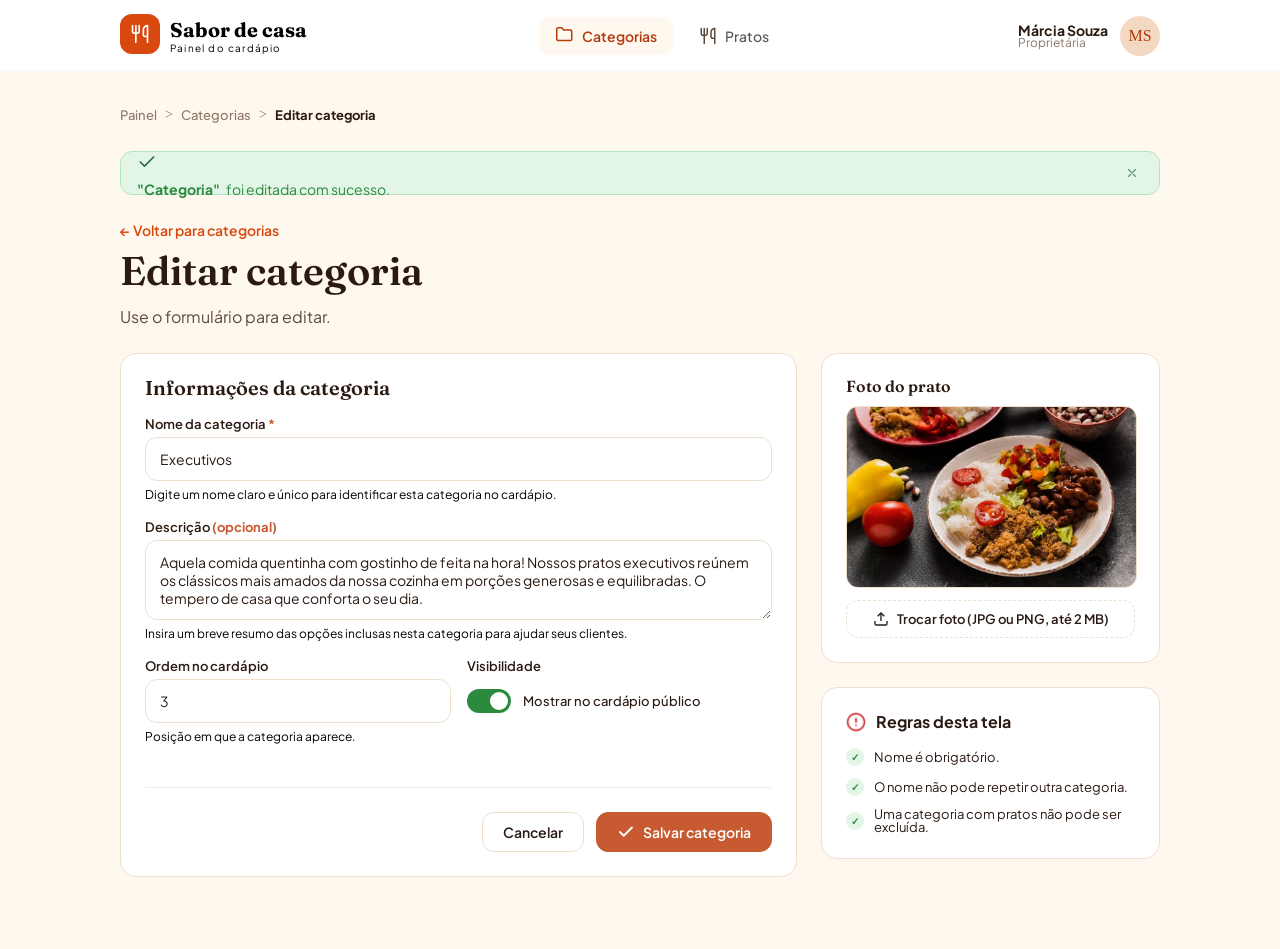
<file: editar_categoria.html>
<!DOCTYPE html>
<html lang="pt-BR">

<head>
    <meta charset="UTF-8">
    <meta name="viewport" content="width=device-width, initial-scale=1.0">
    <title>Sabor de casa</title>
    <link rel="stylesheet" href="styles/reset.css">
    <link rel="stylesheet" href="style.css">
    <link rel="preconnect" href="https://fonts.googleapis.com">
    <link rel="preconnect" href="https://fonts.gstatic.com" crossorigin>
    <link
        href="https://fonts.googleapis.com/css2?family=Fraunces:ital,opsz,wght@0,9..144,100..900;1,9..144,100..900&family=Plus+Jakarta+Sans:ital,wght@0,200..800;1,200..800&display=swap"
        rel="stylesheet">

</head>

<body>
    <header>
        <div class="header_container">
            <div class="header_cabecalho">
                <div class="header_cabecalho_logo">
                    <img class="header_cabecalho_logo_img" src="img/Frame.svg" alt="">
                </div>
                <div class="cabecalho_titulo">
                    <h1>Sabor de casa</h1>
                    <p>Painel do cardápio</p>
                </div>
            </div>

            <div class="header_navegacao">
                <nav>
                    <ul>
                        <!-- Item: Categorias-->
                        <li>
                            <a href="#" class="menu-item ativo">
                                <span class="icone"><img src="img/categorias_icon_color.png" alt=""></span>
                                <span class="texto">Categorias</span>
                            </a>
                        </li>

                        <!-- Item: Pratos-->
                        <li>
                            <a href="#" class="menu-item">
                                <span class="icone"><img src="img/utensils.svg" alt=""></span>
                                <span class="texto">Pratos</span>
                            </a>
                        </li>
                    </ul>
                </nav>
            </div>

            <div class="header_usuario">
                <div>
                    <p class="usuario_nome">Márcia Souza</p>
                    <p class="usuario_cargo">Proprietária</p>
                </div>
                <p class="usuario_foto">MS</p>
            </div>
        </div>
    </header>

    <main>
        <div class="breadcrumb">
            <p class="breadcrumb_item_inativo"><a href="#">Painel</a></p>
            <p class="breadcrumb_divisor">></p>
            <p class="breadcrumb_item_inativo"><a href="index.html">Categorias</a></p>
            <p class="breadcrumb_divisor">></p>
            <p class="breadcrumb_item_ativo">Editar categoria</p>
        </div>

        <!-- barra verde de sucesso -->
        <div id="toastSucesso" class="toast-sucesso">
            <div class="toast-conteudo">
                <svg class="toast-icone" viewBox="0 0 24 24" fill="none">
                    <path d="M20 6L9 17L4 12" stroke="#2D6A4F" stroke-width="2" stroke-linecap="round"
                        stroke-linejoin="round" />
                </svg>
                <span class="toast-mensagem">
                    <strong>"Categoria"</strong> &nbsp; foi editada com sucesso.
                </span>
            </div>

            <button class="toast-fechar" id="fecharToast" aria-label="Fechar notificação">
                <svg viewBox="0 0 24 24" fill="none">
                    <path d="M18 6L6 18M6 6L18 18" stroke="#2D6A4F" stroke-width="2" stroke-linecap="round"
                        stroke-linejoin="round" />
                </svg>
            </button>
        </div>
        <!-- fim da barra verde de sucesso -->

        <!-- inicio do cabecalho da categoria -->
        <div class="cabecalho-categoria">
            <!-- Lado Esquerdo: Voltar, Foto, Título e Badges -->
            <div class="categoria-info-wrapper">
                <div class="categoria-detalhes">
                    <div class="categoria-textos">
                        <a href="index.html" class="link-voltar">&larr; Voltar para categorias</a>
                        <h1>Editar categoria</h1>
                        <p class="subtitulo-pagina">Use o formulário para editar.</p>

                    </div>
                </div>
            </div>
        </div>
        <!-- fim do cabecalho da categoria -->

        <!-- Formulário para criar/editar categoria  -->
        <div class="categoria-layout-container">

            <!-- COLUNA ESQUERDA: Formulário de Informações da Categoria -->
            <div class="card-formulario">
                <h2>Informações da categoria</h2>

                <form>
                    <!-- Campo: Nome da Categoria -->
                    <div class="form-grupo">
                        <label for="nome-categoria">Nome da categoria <span>*</span></label>
                        <div class="input-erro-wrapper">
                            <input type="text" id="nome-categoria" placeholder="Ex: Massas, Bebidas, Sobremesas..."
                                value="Executivos">
                            <img src="img/icon_alert.png" alt="Erro" class="icone-input-erro" style="display: none;">
                        </div>
                        <small class="form-ajuda">Digite um nome claro e único para identificar esta categoria no
                            cardápio.</small>

                        <span id="mensagem-erro" class="mensagem-erro" style="display: none;">
                            <img src="img/icon_alert.png" alt="Ícone de alerta" class="icone-mensagem-erro">
                            Já existe uma categoria chamada “Massas”. Escolha outro nome.
                        </span>


                        <!-- <span class="mensagem-erro">Já existe uma categoria chamada “Massas”. Escolha outro nome.</span> -->
                    </div>

                    <!-- Campo: Descrição -->
                    <div class="form-grupo">
                        <label for="descricao-categoria">Descrição <span>(opcional)</span></label>
                        <textarea id="descricao-categoria" rows="3"
                            placeholder="Ex: Pratos preparados na hora, acompanhados de molho especial...">Aquela comida quentinha com gostinho de feita na hora! Nossos pratos executivos reúnem os clássicos mais amados da nossa cozinha em porções generosas e equilibradas. O tempero de casa que conforta o seu dia.</textarea>
                        <small class="form-ajuda">Insira um breve resumo das opções inclusas nesta categoria para ajudar
                            seus clientes.</small>
                    </div>

                    <!-- Linha Dupla: Ordem no Cardápio e Visibilidade -->
                    <div class="form-linha-dupla">
                        <div class="form-grupo">
                            <label for="ordem-cardapio">Ordem no cardápio</label>
                            <input type="number" id="ordem-cardapio" value="3">
                            <small class="form-ajuda">Posição em que a categoria aparece.</small>
                        </div>

                        <div class="form-grupo">
                            <label>Visibilidade</label>
                            <div class="toggle-container">
                                <label class="switch">
                                    <input type="checkbox" checked>
                                    <span class="slider round"></span>
                                </label>
                                <span class="toggle-label">Mostrar no cardápio público</span>
                            </div>
                        </div>
                    </div>

                    <hr class="form-divisor">

                    <!-- Botões de Ação -->
                    <div class="form-acoes">
                        <button type="button" class="btn-cancelar">Cancelar</button>
                        <button type="submit" class="btn-salvar">
                            <!-- Ícone de Check em SVG inline -->
                            <svg class="btn-icone-check" viewBox="0 0 20 20" fill="none"
                                xmlns="http://www.w3.org/2000/svg">
                                <path d="M16.6666 5L7.50001 14.1667L3.33334 10" stroke="currentColor" stroke-width="2"
                                    stroke-linecap="round" stroke-linejoin="round" />
                            </svg>
                            Salvar categoria
                        </button>
                    </div>
                </form>
            </div>

            <!-- COLUNA DIREITA: Caixa de Regras desta Tela -->
            <div class="coluna-lateral">

                <!-- Card: Foto do Prato -->
                <div class="card-foto">
                    <h3>Foto do prato</h3>
                    <div class="preview-foto-container">
                        <img src="img/categoria_pratos_executivos.jpg" alt="Foto do prato" class="foto-prato-img">
                    </div>
                    <button type="button" class="btn-trocar-foto">
                        <svg viewBox="0 0 24 24" fill="none" stroke="currentColor" stroke-width="2"
                            style="width:16px;height:16px;">
                            <path d="M21 15v4a2 2 0 0 1-2 2H5a2 2 0 0 1-2-2v-4"></path>
                            <polyline points="17 8 12 3 7 8"></polyline>
                            <line x1="12" y1="3" x2="12" y2="15"></line>
                        </svg>
                        Trocar foto (JPG ou PNG, até 2 MB)
                    </button>
                </div>

                <!-- Card: Regras desta tela -->
                <div class="card-regras">
                    <div class="regras-titulo">
                        <img src="img/icon_alert.png" alt="Ícone de informação">
                        <h3>Regras desta tela</h3>
                    </div>
                    <ul class="regras-lista">
                        <li class="regra-item valido">
                            <span class="regra-icone">✓</span> Nome é obrigatório.
                        </li>
                        <li class="regra-item valido">
                            <span class="regra-icone">✓</span> O nome não pode repetir outra categoria.
                        </li>
                        <li class="regra-item valido">
                            <span class="regra-icone">✓</span> Uma categoria com pratos não pode ser excluída.
                        </li>
                    </ul>
                </div>
            </div>

        </div>
        <!-- fim do formulário -->




    </main>
</body>
</file>
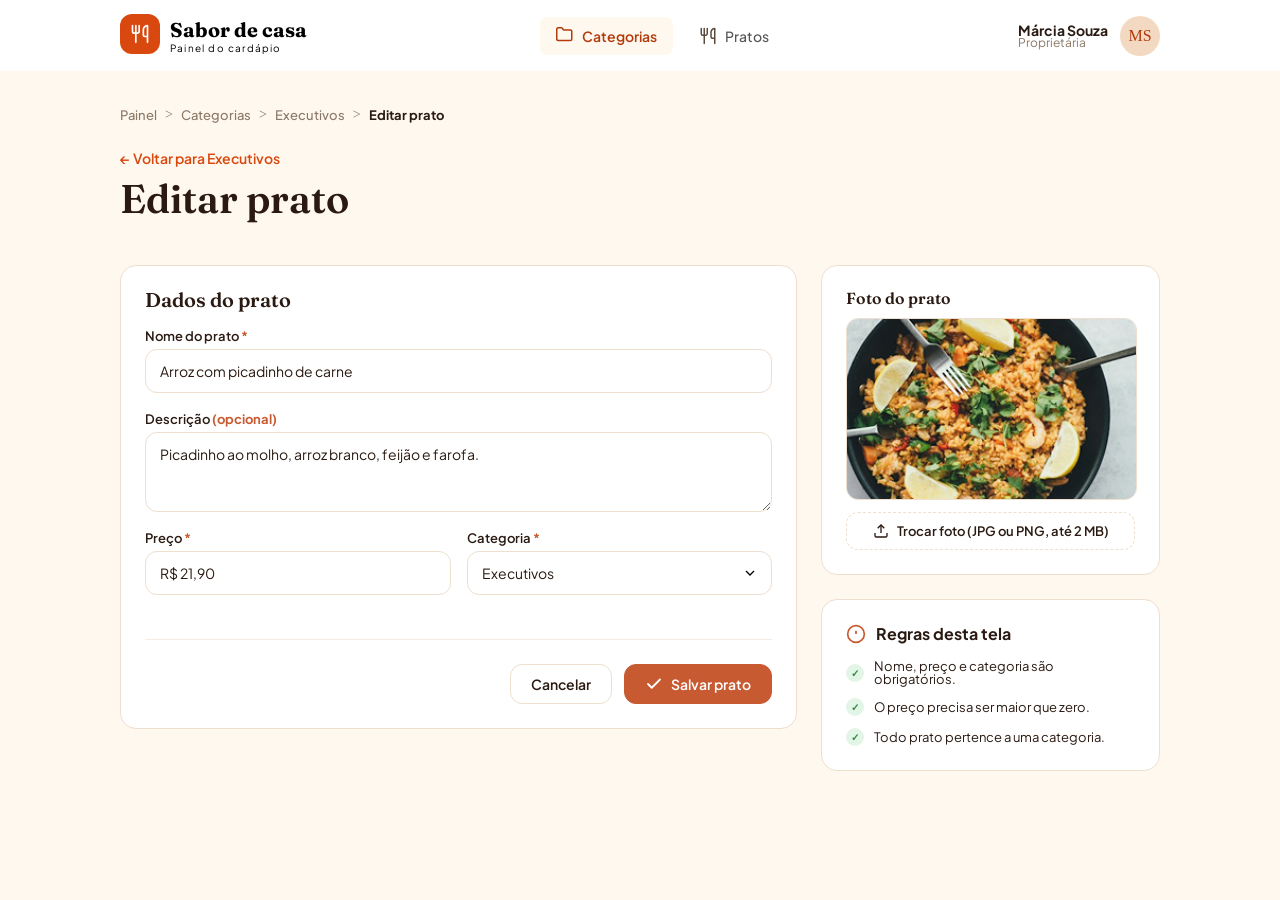
<file: editar_prato.html>
<!DOCTYPE html>
<html lang="pt-BR">

<head>
    <meta charset="UTF-8">
    <meta name="viewport" content="width=device-width, initial-scale=1.0">
    <title>Sabor de casa</title>
    <link rel="stylesheet" href="styles/reset.css">
    <link rel="stylesheet" href="style.css">
    <link rel="preconnect" href="https://fonts.googleapis.com">
    <link rel="preconnect" href="https://fonts.gstatic.com" crossorigin>
    <link
        href="https://fonts.googleapis.com/css2?family=Fraunces:ital,opsz,wght@0,9..144,100..900;1,9..144,100..900&family=Plus+Jakarta+Sans:ital,wght@0,200..800;1,200..800&display=swap"
        rel="stylesheet">

</head>

<body>
    <header>
        <div class="header_container">
            <div class="header_cabecalho">
                <div class="header_cabecalho_logo">
                    <img class="header_cabecalho_logo_img" src="img/Frame.svg" alt="">
                </div>
                <div class="cabecalho_titulo">
                    <h1>Sabor de casa</h1>
                    <p>Painel do cardápio</p>
                </div>
            </div>

            <div class="header_navegacao">
                <nav>
                    <ul>
                        <!-- Item: Categorias-->
                        <li>
                            <a href="#" class="menu-item ativo">
                                <span class="icone"><img src="img/categorias_icon_color.png" alt=""></span>
                                <span class="texto">Categorias</span>
                            </a>
                        </li>

                        <!-- Item: Pratos-->
                        <li>
                            <a href="#" class="menu-item">
                                <span class="icone"><img src="img/utensils.svg" alt=""></span>
                                <span class="texto">Pratos</span>
                            </a>
                        </li>
                    </ul>
                </nav>
            </div>

            <div class="header_usuario">
                <div>
                    <p class="usuario_nome">Márcia Souza</p>
                    <p class="usuario_cargo">Proprietária</p>
                </div>
                <p class="usuario_foto">MS</p>
            </div>
        </div>
    </header>
    <main>
        <div class="breadcrumb">
            <p class="breadcrumb_item_inativo"><a href="#">Painel</a></p>
            <p class="breadcrumb_divisor">></p>
            <p class="breadcrumb_item_inativo"><a href="index.html">Categorias</a></p>
            <p class="breadcrumb_divisor">></p>
            <p class="breadcrumb_item_inativo"><a href="pratos_categoria.html">Executivos</a></p>
            <p class="breadcrumb_divisor">></p>
            <p class="breadcrumb_item_ativo">Editar prato</p>
        </div>


        <!-- inicio do cabecalho da categoria -->
        <div class="cabecalho-categoria">
            <!-- Lado Esquerdo: Voltar, Foto, Título e Badges -->
            <div class="categoria-info-wrapper">
                <div class="categoria-detalhes">
                    <div class="categoria-textos">
                        <a href="pratos_categoria.html" class="link-voltar">&larr; Voltar para Executivos</a>
                        <h1>Editar prato</h1>
                    </div>
                </div>
            </div>
        </div>
        <!-- fim do cabecalho da categoria -->

        

        <!-- Formulário para criar/editar prato  -->
        <div class="prato-layout-container">

            <!-- COLUNA ESQUERDA: Formulário de Dados do Prato -->
            <!-- COLUNA ESQUERDA: Formulário de Dados do Prato -->
            <div class="card-formulario">
                <h2>Dados do prato</h2>

                <form>
                    <!-- Campo: Nome do prato -->
                    <div class="form-grupo">
                        <label for="nome-prato">Nome do prato <span>*</span></label>
                        <div class="input-erro-wrapper">
                            <!-- Alterado de value para placeholder -->
                            <input type="text" id="nome-prato" placeholder="Ex.: Peixe grelhado com legumes"
                                 value="Arroz com picadinho de carne">
                            <svg class="icone-input-erro" style="display: none;" viewBox="0 0 24 24" fill="none" stroke="currentColor"
                                stroke-width="2">
                                <circle cx="12" cy="12" r="10"></circle>
                                <line x1="12" y1="8" x2="12" y2="12"></line>
                                <line x1="12" y1="16" x2="12.01" y2="16"></line>
                            </svg>
                        </div>
                        <span class="mensagem-erro" style="display: none;">
                            <img src="img/icon_alert.png" alt="Alerta" class="icone-mensagem-erro">
                            Informe o nome do prato.
                        </span>
                    </div>

                    <!-- Campo: Descrição -->
                    <div class="form-grupo">
                        <label for="descricao-prato">Descrição <span>(opcional)</span></label>
                        <textarea id="descricao-prato" rows="3"
                            placeholder="Ex.: Filé de peixe, legumes salteados e arroz de coco.">Picadinho ao molho, arroz branco, feijão e farofa.</textarea>
                    </div>

                    <!-- Linha Dupla: Preço e Categoria -->
                    <div class="form-linha-dupla">
                        <!-- Campo: Preço -->
                        <div class="form-grupo">
                            <label for="preco-prato">Preço <span>*</span></label>
                            <div class="input-erro-wrapper">
                                <!-- Alterado de value para placeholder -->
                                <input type="text" id="preco-prato"
                                    value="R$ 21,90">
                                <svg class="icone-input-erro" style="display: none;"  viewBox="0 0 24 24" fill="none" stroke="currentColor"
                                    stroke-width="2">
                                    <circle cx="12" cy="12" r="10"></circle>
                                    <line x1="12" y1="8" x2="12" y2="12"></line>
                                    <line x1="12" y1="16" x2="12.01" y2="16"></line>
                                </svg>
                            </div>
                            <span class="mensagem-erro" style="display: none;">
                                <img src="img/icon_alert.png" alt="Alerta" class="icone-mensagem-erro">
                                O preço deve ser maior que zero.
                            </span>
                        </div>

                        <!-- Campo: Categoria -->
                        <div class="form-grupo">
                            <label for="categoria-prato">Categoria <span>*</span></label>
                            <div class="select-wrapper">
                                <select id="categoria-prato">
                                    <option value="" disabled>Selecione uma categoria</option>
                                    <option value="executivos" selected>Executivos</option>
                                    <option value="massas">Massas</option>
                                    <option value="sobremesas">Sobremesas</option>
                                </select>
                                <svg class="select-arrow" viewBox="0 0 24 24" fill="none" stroke="currentColor"
                                    stroke-width="2">
                                    <polyline points="6 9 12 15 18 9"></polyline>
                                </svg>
                            </div>
                        </div>
                    </div>

                    <!-- Campo: Disponível hoje -->
                    <!-- <div class="form-grupo">
            <label>Disponível hoje</label>
            <div class="toggle-container-prato">
                <label class="switch">
                    <input type="checkbox" checked>
                    <span class="slider round"></span>
                </label>
                <span class="toggle-label-sub">Desligue quando o prato acabar: ele aparece como “Esgotado”.</span>
            </div>
        </div> -->

                    <hr class="form-divisor">

                    <!-- Botões de Ação -->
                    <div class="form-acoes">
                        <button type="button" class="btn-cancelar">Cancelar</button>
                        <button type="submit" class="btn-salvar">
                            <svg class="btn-icone-check" viewBox="0 0 20 20" fill="none"
                                xmlns="http://www.w3.org/2000/svg">
                                <path d="M16.6666 5L7.50001 14.1667L3.33334 10" stroke="currentColor" stroke-width="2"
                                    stroke-linecap="round" stroke-linejoin="round" />
                            </svg>
                            Salvar prato
                        </button>
                    </div>
                </form>
            </div>

            <!-- COLUNA DIREITA: Foto do Prato e Regras -->
            <div class="coluna-lateral">

                <!-- Card: Foto do Prato -->
                <div class="card-foto">
                    <h3>Foto do prato</h3>
                    <div class="preview-foto-container">
                        <img src="img/foto_prato.png" alt="Foto do prato" class="foto-prato-img">
                    </div>
                    <button type="button" class="btn-trocar-foto">
                        <svg viewBox="0 0 24 24" fill="none" stroke="currentColor" stroke-width="2"
                            style="width:16px;height:16px;">
                            <path d="M21 15v4a2 2 0 0 1-2 2H5a2 2 0 0 1-2-2v-4"></path>
                            <polyline points="17 8 12 3 7 8"></polyline>
                            <line x1="12" y1="3" x2="12" y2="15"></line>
                        </svg>
                        Trocar foto (JPG ou PNG, até 2 MB)
                    </button>
                </div>

                <!-- Card: Regras desta tela -->
                <div class="card-regras">
                    <div class="regras-titulo">
                        <svg viewBox="0 0 24 24" fill="none" stroke="currentColor" stroke-width="2"
                            style="width:20px;height:20px;color:var(--cor-fonte-badge);">
                            <circle cx="12" cy="12" r="10"></circle>
                            <line x1="12" y1="8" x2="12" y2="12"></line>
                            <line x1="12" y1="16" x2="12.01" y2="16"></line>
                        </svg>
                        <h3>Regras desta tela</h3>
                    </div>
                    <ul class="regras-lista">
                        <li class="regra-item valido">
                            <span class="regra-icone">✓</span> Nome, preço e categoria são obrigatórios.
                        </li>
                        <li class="regra-item valido">
                            <span class="regra-icone">✓</span> O preço precisa ser maior que zero.
                        </li>
                        <li class="regra-item valido">
                            <span class="regra-icone">✓</span> Todo prato pertence a uma categoria.
                        </li>
                    </ul>
                </div>

            </div>

        </div>
        <!-- fim do formulário -->




    </main>
</body>
</file>
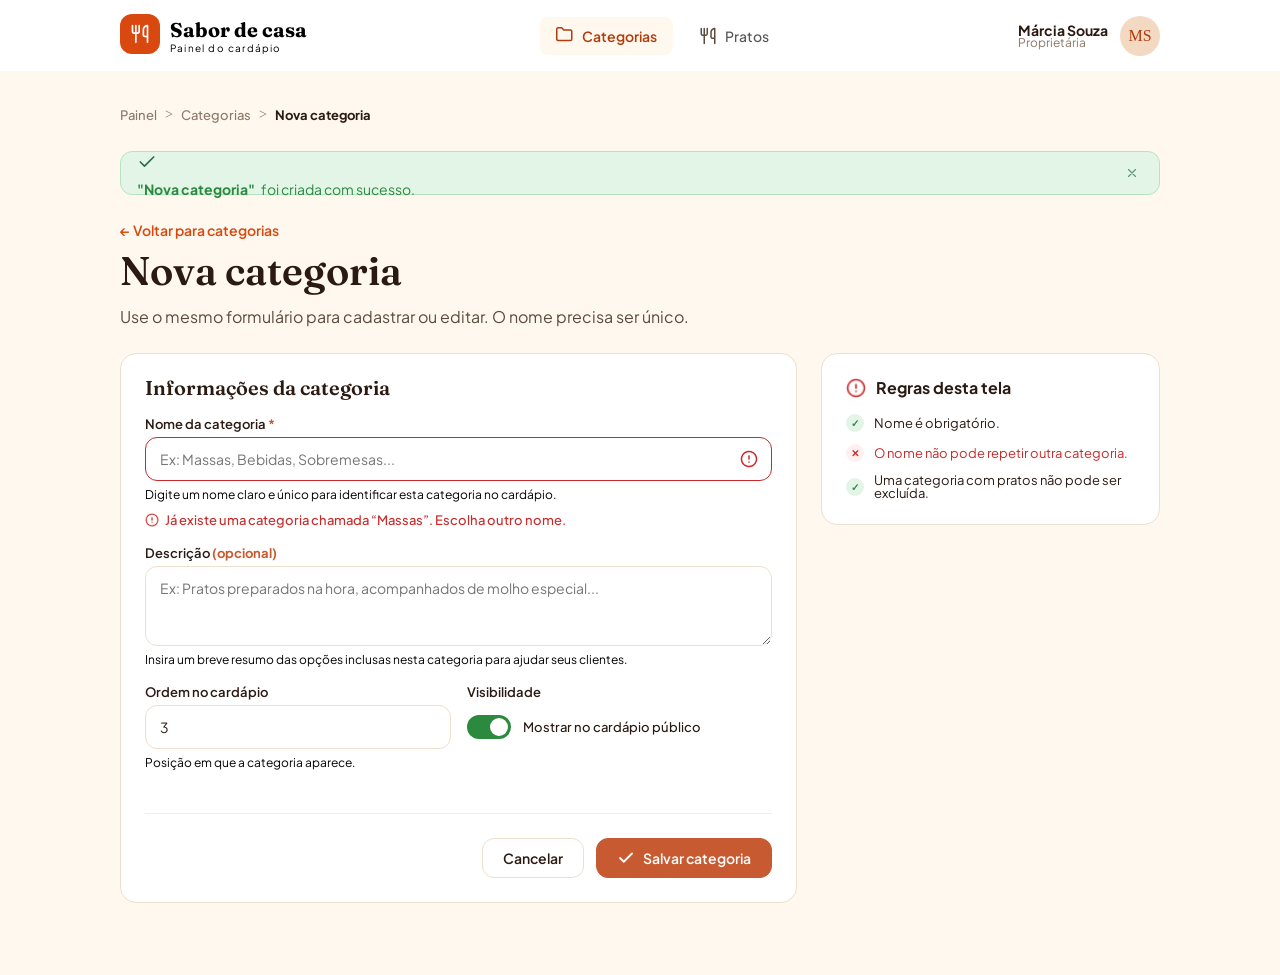
<file: nova_categoria.html>
<!DOCTYPE html>
<html lang="pt-BR">

<head>
    <meta charset="UTF-8">
    <meta name="viewport" content="width=device-width, initial-scale=1.0">
    <title>Sabor de casa</title>
    <link rel="stylesheet" href="styles/reset.css">
    <link rel="stylesheet" href="style.css">
    <link rel="preconnect" href="https://fonts.googleapis.com">
    <link rel="preconnect" href="https://fonts.gstatic.com" crossorigin>
    <link
        href="https://fonts.googleapis.com/css2?family=Fraunces:ital,opsz,wght@0,9..144,100..900;1,9..144,100..900&family=Plus+Jakarta+Sans:ital,wght@0,200..800;1,200..800&display=swap"
        rel="stylesheet">

</head>

<body>
    <header>
        <div class="header_container">
            <div class="header_cabecalho">
                <div class="header_cabecalho_logo">
                    <img class="header_cabecalho_logo_img" src="img/Frame.svg" alt="">
                </div>
                <div class="cabecalho_titulo">
                    <h1>Sabor de casa</h1>
                    <p>Painel do cardápio</p>
                </div>
            </div>

            <div class="header_navegacao">
                <nav>
                    <ul>
                        <!-- Item: Categorias-->
                        <li>
                            <a href="#" class="menu-item ativo">
                                <span class="icone"><img src="img/categorias_icon_color.png" alt=""></span>
                                <span class="texto">Categorias</span>
                            </a>
                        </li>

                        <!-- Item: Pratos-->
                        <li>
                            <a href="#" class="menu-item">
                                <span class="icone"><img src="img/utensils.svg" alt=""></span>
                                <span class="texto">Pratos</span>
                            </a>
                        </li>
                    </ul>
                </nav>
            </div>

            <div class="header_usuario">
                <div>
                    <p class="usuario_nome">Márcia Souza</p>
                    <p class="usuario_cargo">Proprietária</p>
                </div>
                <p class="usuario_foto">MS</p>
            </div>
        </div>
    </header>
    <main>
        <div class="breadcrumb">
            <p class="breadcrumb_item_inativo"><a href="#">Painel</a></p>
            <p class="breadcrumb_divisor">></p>
            <p class="breadcrumb_item_inativo"><a href="index.html">Categorias</a></p>
            <p class="breadcrumb_divisor">></p>
            <p class="breadcrumb_item_ativo">Nova categoria</p>
        </div>

        <!-- barra verde de sucesso -->
        <div id="toastSucesso" class="toast-sucesso">
            <div class="toast-conteudo">
                <svg class="toast-icone" viewBox="0 0 24 24" fill="none">
                    <path d="M20 6L9 17L4 12" stroke="#2D6A4F" stroke-width="2" stroke-linecap="round"
                        stroke-linejoin="round" />
                </svg>
                <span class="toast-mensagem">
                    <strong>"Nova categoria"</strong> &nbsp; foi criada com sucesso.
                </span>
            </div>

            <button class="toast-fechar" id="fecharToast" aria-label="Fechar notificação">
                <svg viewBox="0 0 24 24" fill="none">
                    <path d="M18 6L6 18M6 6L18 18" stroke="#2D6A4F" stroke-width="2" stroke-linecap="round"
                        stroke-linejoin="round" />
                </svg>
            </button>
        </div>
        <!-- fim da barra verde de sucesso -->

        <!-- inicio do cabecalho da categoria -->
        <div class="cabecalho-categoria">
            <!-- Lado Esquerdo: Voltar, Foto, Título e Badges -->
            <div class="categoria-info-wrapper">
                <div class="categoria-detalhes">
                    <div class="categoria-textos">
                        <a href="index.html" class="link-voltar">&larr; Voltar para categorias</a>
                        <h1>Nova categoria</h1>
                        <p class="subtitulo-pagina">Use o mesmo formulário para cadastrar ou editar. O nome precisa ser
                            único.</p>

                    </div>
                </div>
            </div>
        </div>
        <!-- fim do cabecalho da categoria -->

        <!-- Formulário para criar/editar categoria  -->
        <div class="categoria-layout-container">

            <!-- COLUNA ESQUERDA: Formulário de Informações da Categoria -->
            <div class="card-formulario">
                <h2>Informações da categoria</h2>

                <form>
                    <!-- Campo: Nome da Categoria -->
                    <div class="form-grupo">
                        <label for="nome-categoria">Nome da categoria <span>*</span></label>
                        <div class="input-erro-wrapper">
                            <input type="text" id="nome-categoria" placeholder="Ex: Massas, Bebidas, Sobremesas..."
                                class="input-erro">
                            <img src="img/icon_alert.png" alt="Erro" class="icone-input-erro">
                        </div>
                        <small class="form-ajuda">Digite um nome claro e único para identificar esta categoria no
                            cardápio.</small>

                        <span id="mensagem-erro" class="mensagem-erro" style="display: on;">
                            <img src="img/icon_alert.png" alt="Ícone de alerta" class="icone-mensagem-erro">
                            Já existe uma categoria chamada “Massas”. Escolha outro nome.
                        </span>


                        <!-- <span class="mensagem-erro">Já existe uma categoria chamada “Massas”. Escolha outro nome.</span> -->
                    </div>

                    <!-- Campo: Descrição -->
                    <div class="form-grupo">
                        <label for="descricao-categoria">Descrição <span>(opcional)</span></label>
                        <textarea id="descricao-categoria" rows="3"
                            placeholder="Ex: Pratos preparados na hora, acompanhados de molho especial..."></textarea>
                        <small class="form-ajuda">Insira um breve resumo das opções inclusas nesta categoria para ajudar
                            seus clientes.</small>
                    </div>

                    <!-- Linha Dupla: Ordem no Cardápio e Visibilidade -->
                    <div class="form-linha-dupla">
                        <div class="form-grupo">
                            <label for="ordem-cardapio">Ordem no cardápio</label>
                            <input type="number" id="ordem-cardapio" value="3">
                            <small class="form-ajuda">Posição em que a categoria aparece.</small>
                        </div>

                        <div class="form-grupo">
                            <label>Visibilidade</label>
                            <div class="toggle-container">
                                <label class="switch">
                                    <input type="checkbox" checked>
                                    <span class="slider round"></span>
                                </label>
                                <span class="toggle-label">Mostrar no cardápio público</span>
                            </div>
                        </div>
                    </div>

                    <hr class="form-divisor">

                    <!-- Botões de Ação -->
                    <div class="form-acoes">
                        <button type="button" class="btn-cancelar">Cancelar</button>
                        <button type="submit" class="btn-salvar">
                            <!-- Ícone de Check em SVG inline -->
                            <svg class="btn-icone-check" viewBox="0 0 20 20" fill="none"
                                xmlns="http://www.w3.org/2000/svg">
                                <path d="M16.6666 5L7.50001 14.1667L3.33334 10" stroke="currentColor" stroke-width="2"
                                    stroke-linecap="round" stroke-linejoin="round" />
                            </svg>
                            Salvar categoria
                        </button>
                    </div>
                </form>
            </div>

            <!-- COLUNA DIREITA: Caixa de Regras desta Tela -->
            <div class="card-regras">
                <div class="regras-titulo">
                    <img src="img/icon_alert.png" alt="Ícone de informação">
                    <h3>Regras desta tela</h3>
                </div>
                <ul class="regras-lista">
                    <li class="regra-item valido">
                        <span class="regra-icone">✓</span> Nome é obrigatório.
                    </li>
                    <li class="regra-item invalido">
                        <span class="regra-icone">✕</span> O nome não pode repetir outra categoria.
                    </li>
                    <li class="regra-item valido">
                        <span class="regra-icone">✓</span> Uma categoria com pratos não pode ser excluída.
                    </li>
                </ul>
            </div>

        </div>
        <!-- fim do formulário -->




    </main>
</body>
</file>
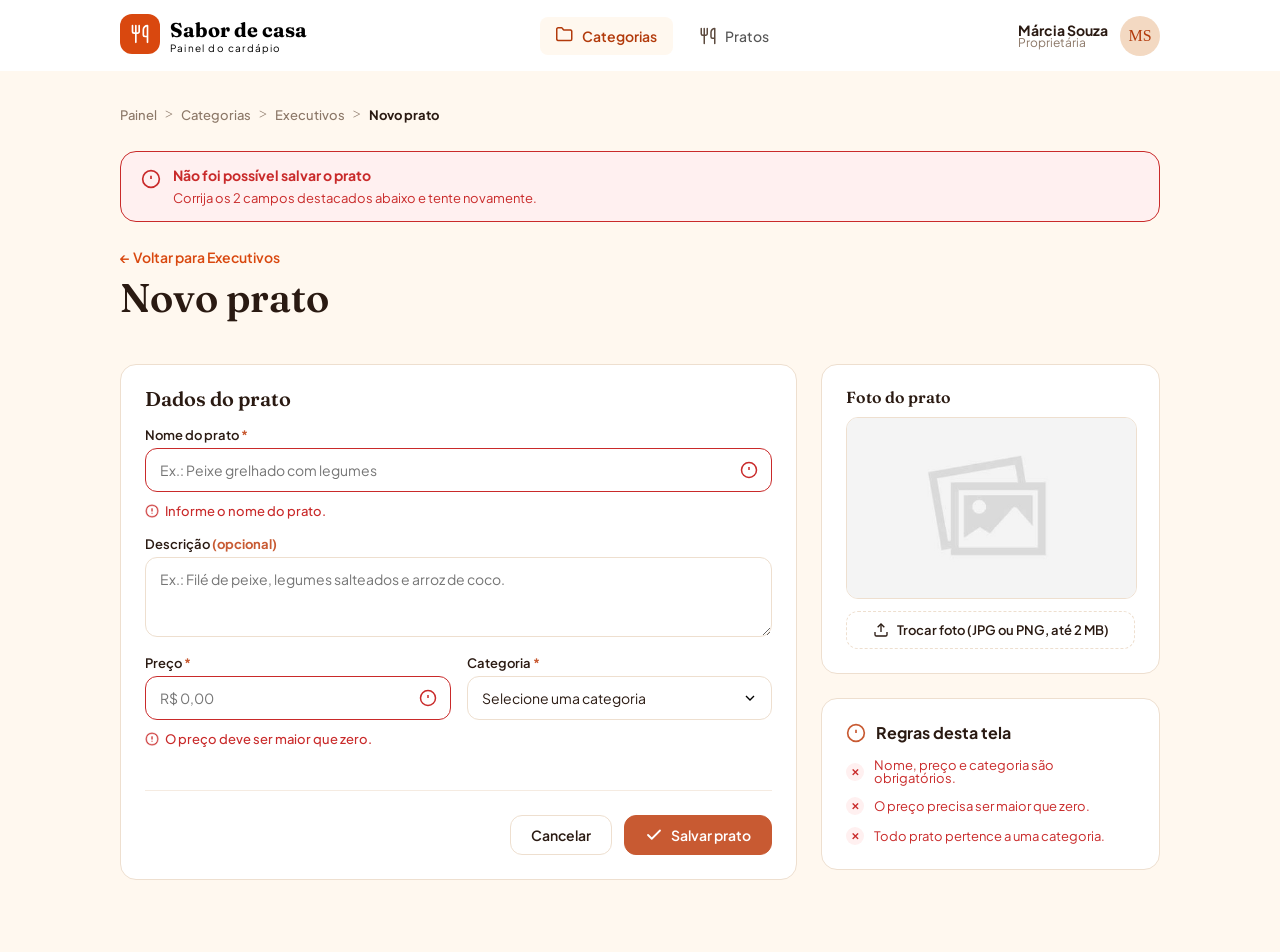
<file: novo_prato.html>
<!DOCTYPE html>
<html lang="pt-BR">

<head>
    <meta charset="UTF-8">
    <meta name="viewport" content="width=device-width, initial-scale=1.0">
    <title>Sabor de casa</title>
    <link rel="stylesheet" href="styles/reset.css">
    <link rel="stylesheet" href="style.css">
    <link rel="preconnect" href="https://fonts.googleapis.com">
    <link rel="preconnect" href="https://fonts.gstatic.com" crossorigin>
    <link
        href="https://fonts.googleapis.com/css2?family=Fraunces:ital,opsz,wght@0,9..144,100..900;1,9..144,100..900&family=Plus+Jakarta+Sans:ital,wght@0,200..800;1,200..800&display=swap"
        rel="stylesheet">

</head>

<body>
    <header>
        <div class="header_container">
            <div class="header_cabecalho">
                <div class="header_cabecalho_logo">
                    <img class="header_cabecalho_logo_img" src="img/Frame.svg" alt="">
                </div>
                <div class="cabecalho_titulo">
                    <h1>Sabor de casa</h1>
                    <p>Painel do cardápio</p>
                </div>
            </div>

            <div class="header_navegacao">
                <nav>
                    <ul>
                        <!-- Item: Categorias-->
                        <li>
                            <a href="#" class="menu-item ativo">
                                <span class="icone"><img src="img/categorias_icon_color.png" alt=""></span>
                                <span class="texto">Categorias</span>
                            </a>
                        </li>

                        <!-- Item: Pratos-->
                        <li>
                            <a href="#" class="menu-item">
                                <span class="icone"><img src="img/utensils.svg" alt=""></span>
                                <span class="texto">Pratos</span>
                            </a>
                        </li>
                    </ul>
                </nav>
            </div>

            <div class="header_usuario">
                <div>
                    <p class="usuario_nome">Márcia Souza</p>
                    <p class="usuario_cargo">Proprietária</p>
                </div>
                <p class="usuario_foto">MS</p>
            </div>
        </div>
    </header>
    <main>
        <div class="breadcrumb">
            <p class="breadcrumb_item_inativo"><a href="#">Painel</a></p>
            <p class="breadcrumb_divisor">></p>
            <p class="breadcrumb_item_inativo"><a href="index.html">Categorias</a></p>
            <p class="breadcrumb_divisor">></p>
            <p class="breadcrumb_item_inativo"><a href="pratos_categoria.html">Executivos</a></p>
            <p class="breadcrumb_divisor">></p>
            <p class="breadcrumb_item_ativo">Novo prato</p>
        </div>

<!-- barra vermelha -->
        <div class="toast-erro">
            <!-- Ícone de alerta SVG -->
            <svg class="toast-icone" viewBox="0 0 24 24" fill="none" stroke="currentColor" stroke-width="2">
                <circle cx="12" cy="12" r="10"></circle>
                <line x1="12" y1="8" x2="12" y2="12"></line>
                <line x1="12" y1="16" x2="12.01" y2="16"></line>
            </svg>

            <!-- Textos do alerta -->
            <div class="toast-conteudo">
                <h4>Não foi possível salvar o prato</h4>
                <p>Corrija os 2 campos destacados abaixo e tente novamente.</p>
            </div>
        </div>
        <!-- fim da barra vermelha -->

        <!-- inicio do cabecalho da categoria -->
        <div class="cabecalho-categoria">
            <!-- Lado Esquerdo: Voltar, Foto, Título e Badges -->
            <div class="categoria-info-wrapper">
                <div class="categoria-detalhes">
                    <div class="categoria-textos">
                        <a href="pratos_categoria.html" class="link-voltar">&larr; Voltar para Executivos</a>
                        <h1>Novo prato</h1>
                    </div>
                </div>
            </div>
        </div>
        <!-- fim do cabecalho da categoria -->





        <!-- Formulário para criar/editar prato  -->
        <div class="prato-layout-container">

            <!-- COLUNA ESQUERDA: Formulário de Dados do Prato -->
            <!-- COLUNA ESQUERDA: Formulário de Dados do Prato -->
            <div class="card-formulario">
                <h2>Dados do prato</h2>

                <form>
                    <!-- Campo: Nome do prato -->
                    <div class="form-grupo">
                        <label for="nome-prato">Nome do prato <span>*</span></label>
                        <div class="input-erro-wrapper">
                            <!-- Alterado de value para placeholder -->
                            <input type="text" id="nome-prato" placeholder="Ex.: Peixe grelhado com legumes"
                                class="input-erro">
                            <svg class="icone-input-erro" viewBox="0 0 24 24" fill="none" stroke="currentColor"
                                stroke-width="2">
                                <circle cx="12" cy="12" r="10"></circle>
                                <line x1="12" y1="8" x2="12" y2="12"></line>
                                <line x1="12" y1="16" x2="12.01" y2="16"></line>
                            </svg>
                        </div>
                        <span class="mensagem-erro">
                            <img src="img/icon_alert.png" alt="Alerta" class="icone-mensagem-erro">
                            Informe o nome do prato.
                        </span>
                    </div>

                    <!-- Campo: Descrição -->
                    <div class="form-grupo">
                        <label for="descricao-prato">Descrição <span>(opcional)</span></label>
                        <textarea id="descricao-prato" rows="3"
                            placeholder="Ex.: Filé de peixe, legumes salteados e arroz de coco."></textarea>
                    </div>

                    <!-- Linha Dupla: Preço e Categoria -->
                    <div class="form-linha-dupla">
                        <!-- Campo: Preço -->
                        <div class="form-grupo">
                            <label for="preco-prato">Preço <span>*</span></label>
                            <div class="input-erro-wrapper">
                                <!-- Alterado de value para placeholder -->
                                <input type="text" id="preco-prato" placeholder="R$ 0,00" class="input-erro">
                                <svg class="icone-input-erro" viewBox="0 0 24 24" fill="none" stroke="currentColor"
                                    stroke-width="2">
                                    <circle cx="12" cy="12" r="10"></circle>
                                    <line x1="12" y1="8" x2="12" y2="12"></line>
                                    <line x1="12" y1="16" x2="12.01" y2="16"></line>
                                </svg>
                            </div>
                            <span class="mensagem-erro">
                                <img src="img/icon_alert.png" alt="Alerta" class="icone-mensagem-erro">
                                O preço deve ser maior que zero.
                            </span>
                        </div>

                        <!-- Campo: Categoria -->
                        <div class="form-grupo">
                            <label for="categoria-prato">Categoria <span>*</span></label>
                            <div class="select-wrapper">
                                <select id="categoria-prato">
                                    <option value="" disabled selected>Selecione uma categoria</option>
                                    <option value="executivos">Executivos</option>
                                    <option value="massas">Massas</option>
                                    <option value="sobremesas">Sobremesas</option>
                                </select>
                                <svg class="select-arrow" viewBox="0 0 24 24" fill="none" stroke="currentColor"
                                    stroke-width="2">
                                    <polyline points="6 9 12 15 18 9"></polyline>
                                </svg>
                            </div>
                        </div>
                    </div>

                    <!-- Campo: Disponível hoje -->
                    <!-- <div class="form-grupo">
            <label>Disponível hoje</label>
            <div class="toggle-container-prato">
                <label class="switch">
                    <input type="checkbox" checked>
                    <span class="slider round"></span>
                </label>
                <span class="toggle-label-sub">Desligue quando o prato acabar: ele aparece como “Esgotado”.</span>
            </div>
        </div> -->

                    <hr class="form-divisor">

                    <!-- Botões de Ação -->
                    <div class="form-acoes">
                        <button type="button" class="btn-cancelar">Cancelar</button>
                        <button type="submit" class="btn-salvar">
                            <svg class="btn-icone-check" viewBox="0 0 20 20" fill="none"
                                xmlns="http://www.w3.org/2000/svg">
                                <path d="M16.6666 5L7.50001 14.1667L3.33334 10" stroke="currentColor" stroke-width="2"
                                    stroke-linecap="round" stroke-linejoin="round" />
                            </svg>
                            Salvar prato
                        </button>
                    </div>
                </form>
            </div>

            <!-- COLUNA DIREITA: Foto do Prato e Regras -->
            <div class="coluna-lateral">

                <!-- Card: Foto do Prato -->
                <div class="card-foto">
                    <h3>Foto do prato</h3>
                    <div class="preview-foto-container">
                        <img src="img/upload_image.jpeg" alt="Foto do prato" class="foto-prato-img">
                    </div>
                    <button type="button" class="btn-trocar-foto">
                        <svg viewBox="0 0 24 24" fill="none" stroke="currentColor" stroke-width="2"
                            style="width:16px;height:16px;">
                            <path d="M21 15v4a2 2 0 0 1-2 2H5a2 2 0 0 1-2-2v-4"></path>
                            <polyline points="17 8 12 3 7 8"></polyline>
                            <line x1="12" y1="3" x2="12" y2="15"></line>
                        </svg>
                        Trocar foto (JPG ou PNG, até 2 MB)
                    </button>
                </div>

                <!-- Card: Regras desta tela -->
                <div class="card-regras">
                    <div class="regras-titulo">
                        <svg viewBox="0 0 24 24" fill="none" stroke="currentColor" stroke-width="2"
                            style="width:20px;height:20px;color:var(--cor-fonte-badge);">
                            <circle cx="12" cy="12" r="10"></circle>
                            <line x1="12" y1="8" x2="12" y2="12"></line>
                            <line x1="12" y1="16" x2="12.01" y2="16"></line>
                        </svg>
                        <h3>Regras desta tela</h3>
                    </div>
                    <ul class="regras-lista">
                        <li class="regra-item invalido">
                            <span class="regra-icone">✕</span> Nome, preço e categoria são obrigatórios.
                        </li>
                        <li class="regra-item invalido">
                            <span class="regra-icone">✕</span> O preço precisa ser maior que zero.
                        </li>
                        <li class="regra-item invalido">
                            <span class="regra-icone">✕</span> Todo prato pertence a uma categoria.
                        </li>
                    </ul>
                </div>

            </div>

        </div>
        <!-- fim do formulário -->




    </main>
</body>
</file>
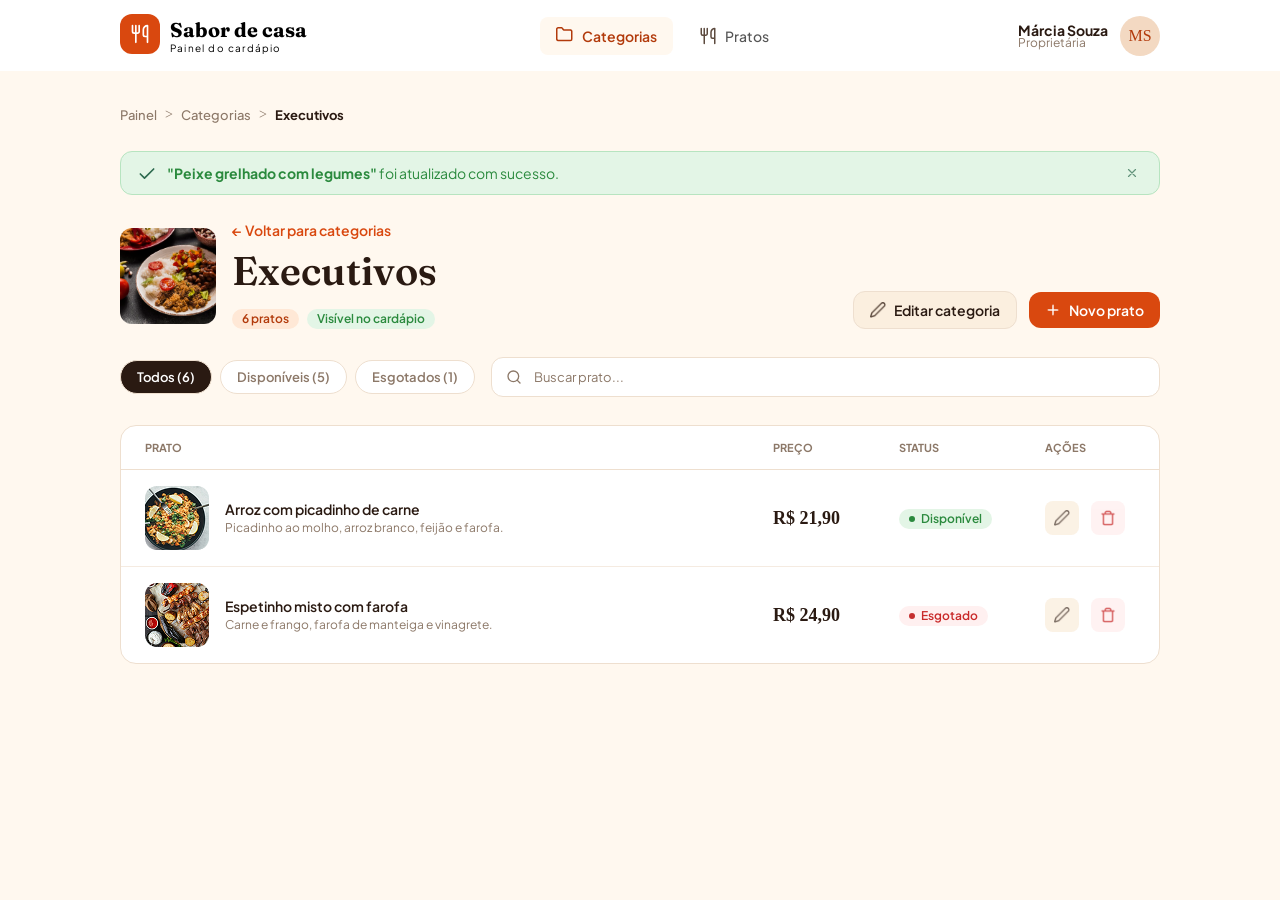
<file: pratos_categoria.html>
<!DOCTYPE html>
<html lang="pt-BR">

<head>
    <meta charset="UTF-8">
    <meta name="viewport" content="width=device-width, initial-scale=1.0">
    <title>Sabor de casa</title>
    <link rel="stylesheet" href="styles/reset.css">
    <link rel="stylesheet" href="style.css">
    <link rel="preconnect" href="https://fonts.googleapis.com">
    <link rel="preconnect" href="https://fonts.gstatic.com" crossorigin>
    <link
        href="https://fonts.googleapis.com/css2?family=Fraunces:ital,opsz,wght@0,9..144,100..900;1,9..144,100..900&family=Plus+Jakarta+Sans:ital,wght@0,200..800;1,200..800&display=swap"
        rel="stylesheet">

</head>

<body>
    <header>
        <div class="header_container">
            <div class="header_cabecalho">
                <div class="header_cabecalho_logo">
                    <img class="header_cabecalho_logo_img" src="img/Frame.svg" alt="">
                </div>
                <div class="cabecalho_titulo">
                    <h1>Sabor de casa</h1>
                    <p>Painel do cardápio</p>
                </div>
            </div>

            <div class="header_navegacao">
                <nav>
                    <ul>
                        <!-- Item: Categorias-->
                        <li>
                            <a href="#" class="menu-item ativo">
                                <span class="icone"><img src="img/categorias_icon_color.png" alt=""></span>
                                <span class="texto">Categorias</span>
                            </a>
                        </li>

                        <!-- Item: Pratos-->
                        <li>
                            <a href="#" class="menu-item">
                                <span class="icone"><img src="img/utensils.svg" alt=""></span>
                                <span class="texto">Pratos</span>
                            </a>
                        </li>
                    </ul>
                </nav>
            </div>

            <div class="header_usuario">
                <div>
                    <p class="usuario_nome">Márcia Souza</p>
                    <p class="usuario_cargo">Proprietária</p>
                </div>
                <p class="usuario_foto">MS</p>
            </div>
        </div>
    </header>
    <main>
        <div class="breadcrumb">
            <p class="breadcrumb_item_inativo"><a href="#">Painel</a></p>
            <p class="breadcrumb_divisor">></p>
            <p class="breadcrumb_item_inativo"><a href="index.html">Categorias</a></p>
            <p class="breadcrumb_divisor">></p>
            <p class="breadcrumb_item_ativo">Executivos</p>
        </div>

        <!-- barra verde de sucesso -->
        <div id="toastSucesso" class="toast-sucesso">
            <div class="toast-pratos-categoria-conteudo">
                <svg class="toast-icone" viewBox="0 0 24 24" fill="none">
                    <path d="M20 6L9 17L4 12" stroke="#2D6A4F" stroke-width="2" stroke-linecap="round"
                        stroke-linejoin="round" />
                </svg>
                <span class="toast-mensagem">
                    <strong>"Peixe grelhado com legumes"</strong> foi atualizado com sucesso.
                </span>
            </div>

            <button class="toast-fechar" id="fecharToast" aria-label="Fechar notificação">
                <svg viewBox="0 0 24 24" fill="none">
                    <path d="M18 6L6 18M6 6L18 18" stroke="#2D6A4F" stroke-width="2" stroke-linecap="round"
                        stroke-linejoin="round" />
                </svg>
            </button>
        </div>
        <!-- fim da barra verde de sucesso -->

        <!-- inicio do cabecalho da categoria -->
        <div class="cabecalho-categoria">
            <!-- Lado Esquerdo: Voltar, Foto, Título e Badges -->
            <div class="categoria-info-wrapper">

                <div class="categoria-detalhes">
                    <img src="img/categoria_pratos_executivos.jpg" alt="Executivos" class="categoria-foto">

                    <div class="categoria-textos">
                        <a href="index.html" class="link-voltar">&larr; Voltar para categorias</a>
                        <h1>Executivos</h1>
                        <div class="categoria-badges">
                            <span class="badge badge-quantidade">6 pratos</span>
                            <span class="badge badge-visibilidade">Visível no cardápio</span>
                        </div>
                    </div>
                </div>
            </div>

            <!-- Lado Direito: Botões de Ação ("Editar categoria" e "+ Novo prato") -->
            <div class="categoria-acoes">
                <!-- <button class="btn btn-editar">
                    <img src="img/icon_edit_pencil.png" alt="" class="btn-icone">
                    Editar categoria
                </button> -->

                <a href="editar_categoria.html" class="btn btn-editar">
                    <img src="img/icon_edit_pencil.png" alt="" class="btn-icone">
                    Editar categoria
                </a>


                <!-- <button class="btn btn-novo-prato">
                    <img src="img/icon_plus.png" alt="" class="btn-icone">
                    Novo prato
                </button> -->
                <a href="novo_prato.html" class="btn btn-novo-prato">
                    <img src="img/icon_plus.png" alt="" class="btn-icone">
                    Novo prato
                </a>
            </div>
        </div>
        <!-- fim do cabecalho da categoria -->

        <!-- inicio do container de filtros  -->
        <div class="filtros-container">
            <!-- Lado Esquerdo: Abas de Filtro (Todos, Disponíveis, Esgotados) -->
            <div class="filtros-abas">
                <button class="filtro-tab ativo">Todos (6)</button>
                <button class="filtro-tab">Disponíveis (5)</button>
                <button class="filtro-tab">Esgotados (1)</button>
            </div>

            <!-- Lado Direito: Barra de Busca de Pratos -->
            <div class="filtro-busca-box">
                <svg class="icone-lupa" viewBox="0 0 24 24" fill="none">
                    <circle cx="11" cy="11" r="8" stroke="#8C7868" stroke-width="2" />
                    <path d="M21 21L16.65 16.65" stroke="#8C7868" stroke-width="2" stroke-linecap="round" />
                </svg>
                <input type="text" placeholder="Buscar prato..." class="input-busca-prato">
            </div>
        </div>
        <!-- fim do container de filtros  -->

        <!-- inicio da tabela de pratos -->
        <div class="tabela-pratos-container">
            <!-- Cabeçalho da Tabela -->
            <div class="tabela-header">
                <span class="col-prato">PRATO</span>
                <span class="col-preco" id="col-preco-header">PREÇO</span>
                <span class="col-status">STATUS</span>
                <span class="col-acoes">AÇÕES</span>
            </div>

            <!-- Item 1: Prato Disponível -->
            <div class="prato-item">
                <div class="col-prato prato-info">
                    <img src="img/foto_prato_arroz_picadinho.png" alt="Arroz com picadinho de carne" class="prato-foto">
                    <div class="prato-textos">
                        <h4>Arroz com picadinho de carne</h4>
                        <p>Picadinho ao molho, arroz branco, feijão e farofa.</p>
                    </div>
                </div>
                <div class="col-preco">R$ 21,90</div>
                <div class="col-status">
                    <span class="status-badge disponivel">
                        <span class="status-dot"></span> Disponível
                    </span>
                </div>


                <!-- <div class="col-acoes">
                    <button class="btn-acao btn-editar" title="Editar"><img src="img/icon_edit_pencil.png" alt="Editar"></button>
                    <button class="btn-acao btn-excluir" title="Excluir"><img src="img/icon_trash.png" alt="Excluir"></button>
                </div> -->

                <div class="col-acoes">
                    <!-- Botão de Editar transformado em Link (<a>) estilizado como botão -->
                    <a href="editar_prato.html" class="btn-acao btn-editar" title="Editar">
                        <img src="img/icon_edit_pencil.png" alt="Editar">
                    </a>

                    <!-- Botão de Excluir mantido como <button> para disparar a ação -->
                    <button type="button" class="btn-acao btn-excluir" title="Excluir" onclick="abrirModalExclusao(1)">
                        <img src="img/icon_trash.png" alt="Excluir">
                    </button>
                </div>
            </div>

            <!-- Item 2: Prato Esgotado -->
            <div class="prato-item">
                <div class="col-prato prato-info">
                    <img src="img/foto_prato_espetinho.png" alt="Espetinho misto com farofa" class="prato-foto">
                    <div class="prato-textos">
                        <h4>Espetinho misto com farofa</h4>
                        <p>Carne e frango, farofa de manteiga e vinagrete.</p>
                    </div>
                </div>
                <div class="col-preco">R$ 24,90</div>
                <div class="col-status">
                    <span class="status-badge esgotado">
                        <span class="status-dot"></span> Esgotado
                    </span>
                </div>
                <div class="col-acoes">
                    <!-- Botão de Editar transformado em Link (<a>) estilizado como botão -->
                    <a href="#" class="btn-acao btn-editar" title="Editar">
                        <img src="img/icon_edit_pencil.png" alt="Editar">
                    </a>

                    <button type="button" class="btn-acao btn-excluir" title="Excluir" onclick="abrirModalExclusao(1)">
                        <img src="img/icon_trash.png" alt="Excluir">
                    </button>
                </div>
            </div>
        </div>
        <!-- fim da tabela de precos -->

    </main>
</body>
</file>
<file: style.css>
/* personalizacao do index */
@import url("styles/header.css");
@import url("styles/breadcumpb.css");
@import url("styles/cabecalho.css");
@import url("styles/indicadores.css");
@import url("styles/busca.css");
@import url("styles/grande_categorias.css");

/* personalizacao da página pratos_categoria */
@import url("styles/toast.css");
@import url("styles/cabecalho_categoria.css");
@import url("styles/cabecalho_filtros.css");
@import url("styles/tabela_categoria_pratos.css");

/* personalizacao da página de nova_categoria */
@import url("styles/nova_categoria.css");

/* personalizacao das páginas de editar_prato e novo_prato */
@import url("styles/editar_prato.css");

:root {
  /* Cores Principais / Tema */
  --cor-tomate: #D9480F;
  --cor-tomate-escuro: #B23A0B;
  --cor-cafe: #2A1A12;
  --cor-creme: #FFF8EF;
  --cor-erva: #2B8A3E;
  /*  */
  --cor-button-editar: #FBEFDF;

  /* Estados e Elementos */

  --cor-atencao: #F59F00;
  --cor-linha: #EEDFCF;
  --cor-sucesso: #E3F5E6;
  --cor-erro-fundo: #FFF0F0;

  /* cor da fonte */
  --cor-fonte-breadcumpb-inativo: #8C7868;
  --cor-fonte-descricao: #5C4A3E;
  --cor-fonte-badge: #C85A32;
  --cor-fonte-verde-escuro: #2B8A3E;
  --cor-fonte-erro: #C92A2A;
}



body {
  background-color: var(--cor-creme);
}

main {
  padding: 36px 120px 72px 120px;
}
</file>
